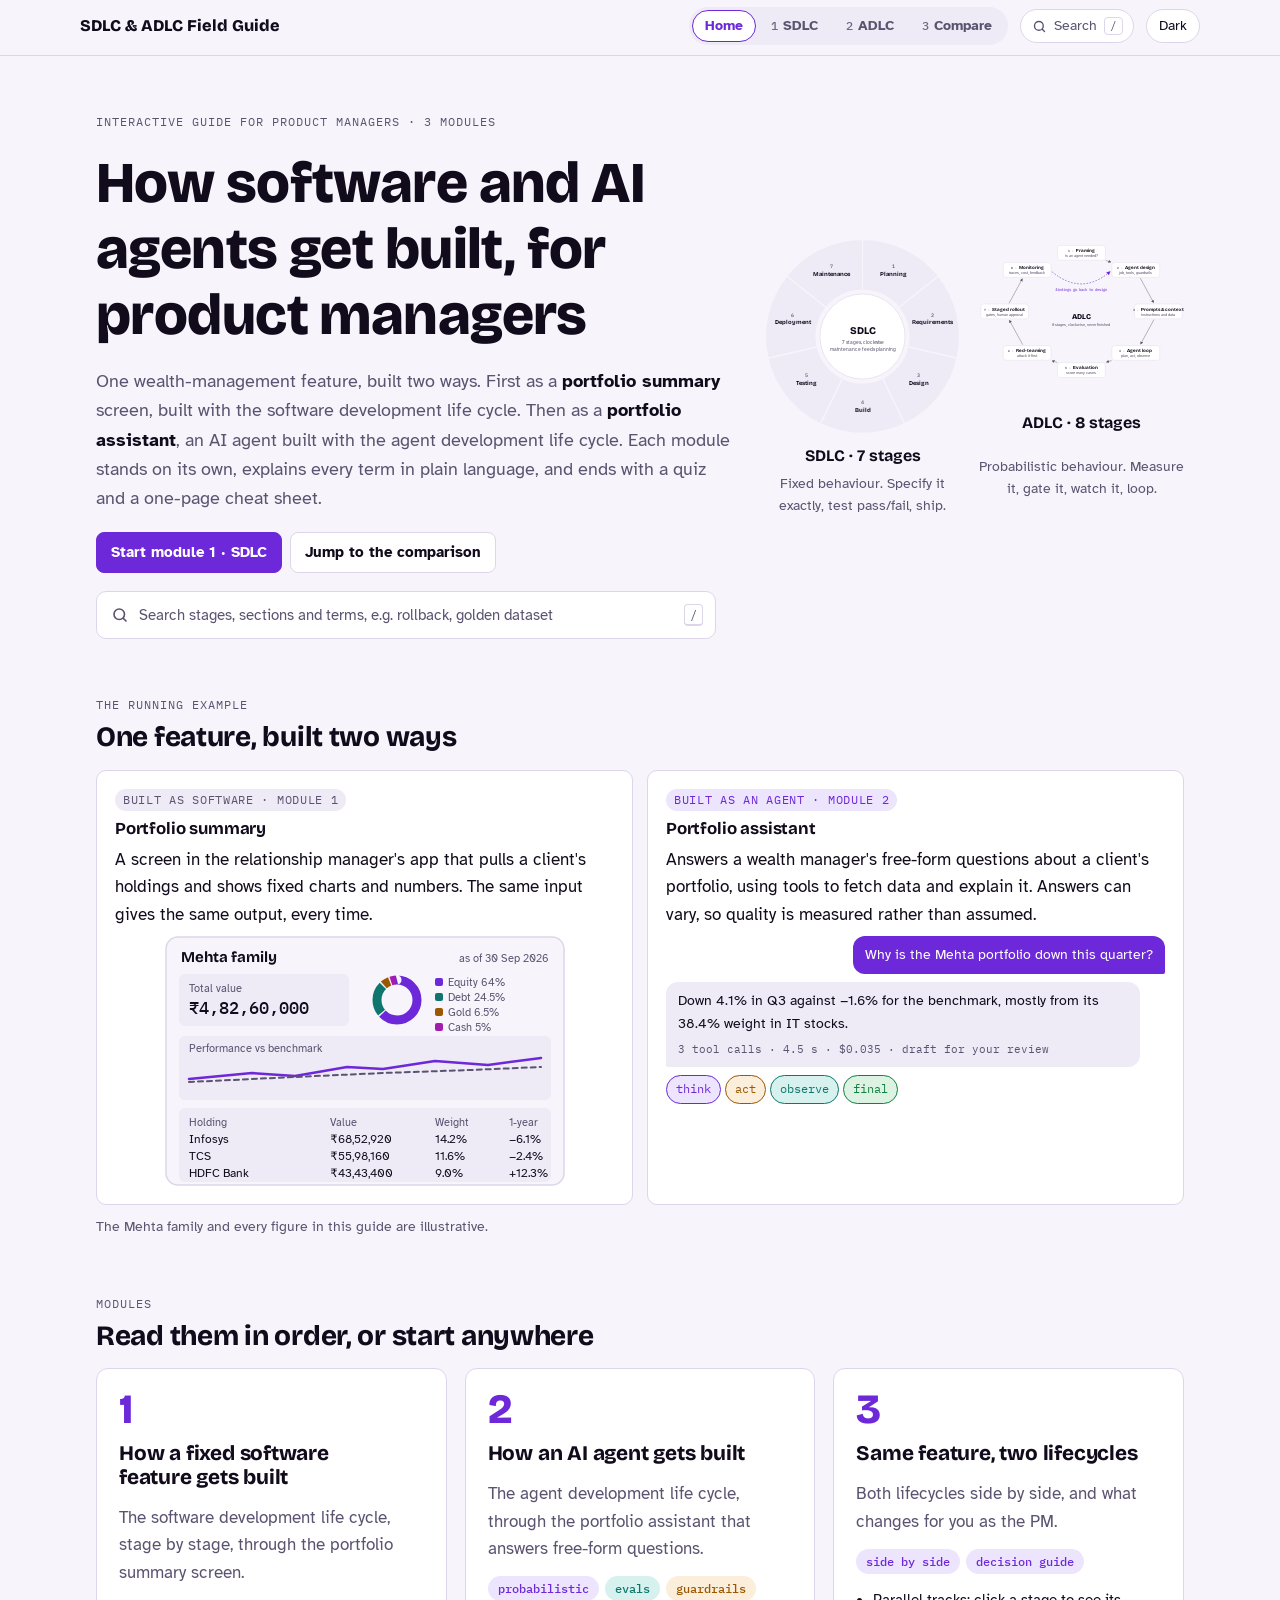
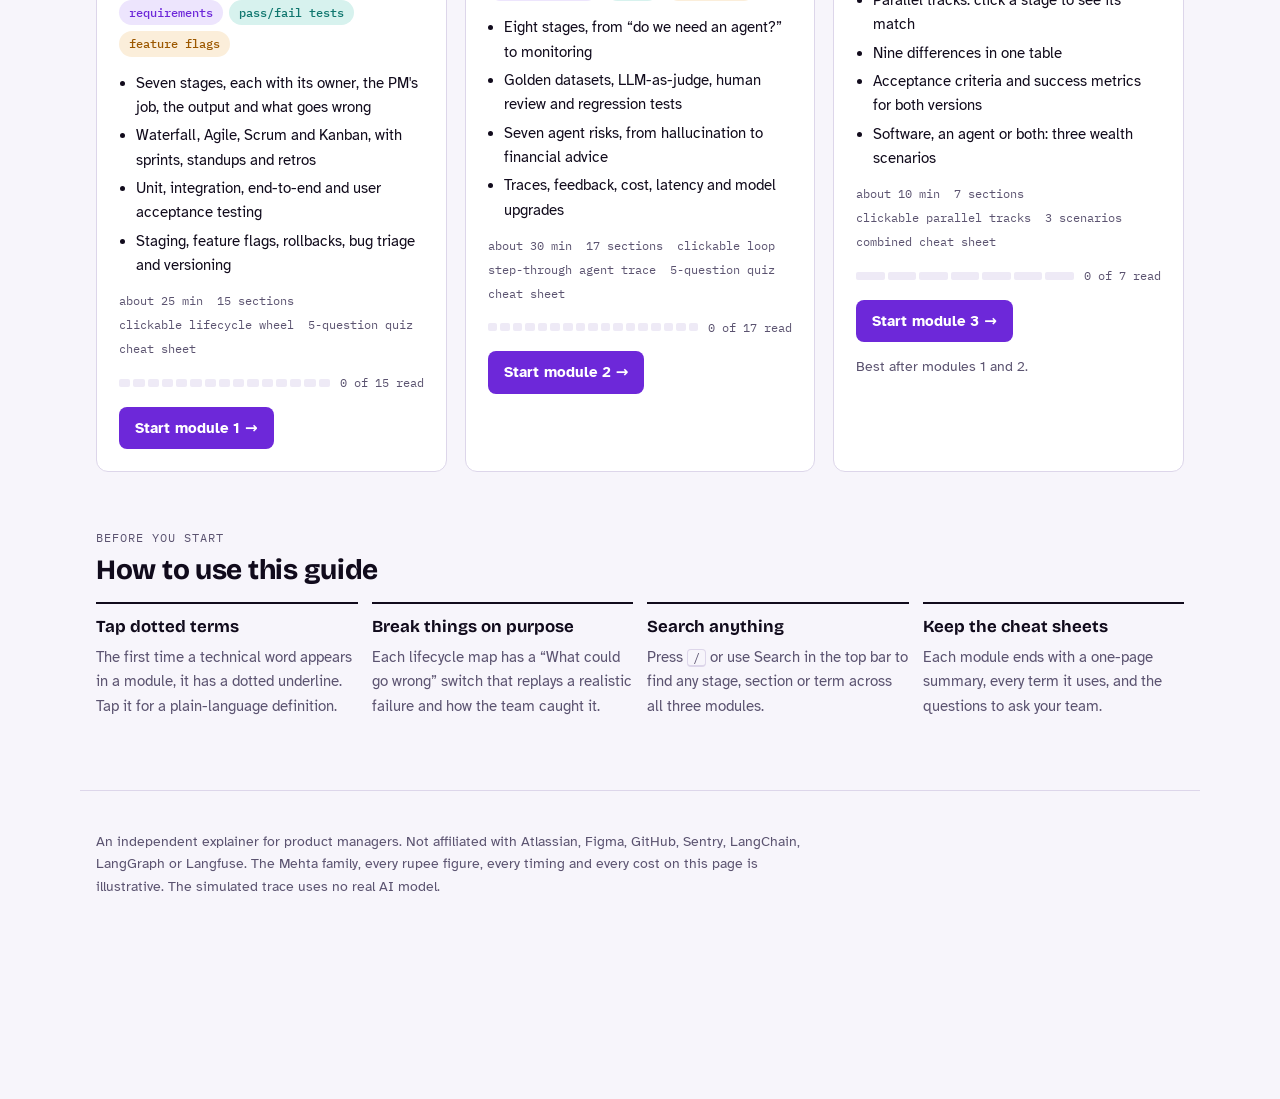
<file: index.html>
<!doctype html>
<meta charset="utf-8">
<title>SDLC &amp; ADLC Field Guide</title>
<meta http-equiv="refresh" content="0; url=sdlc-adlc-guide/">
<link rel="canonical" href="sdlc-adlc-guide/">
<p><a href="sdlc-adlc-guide/">Open the SDLC &amp; ADLC Field Guide</a></p>
</file>
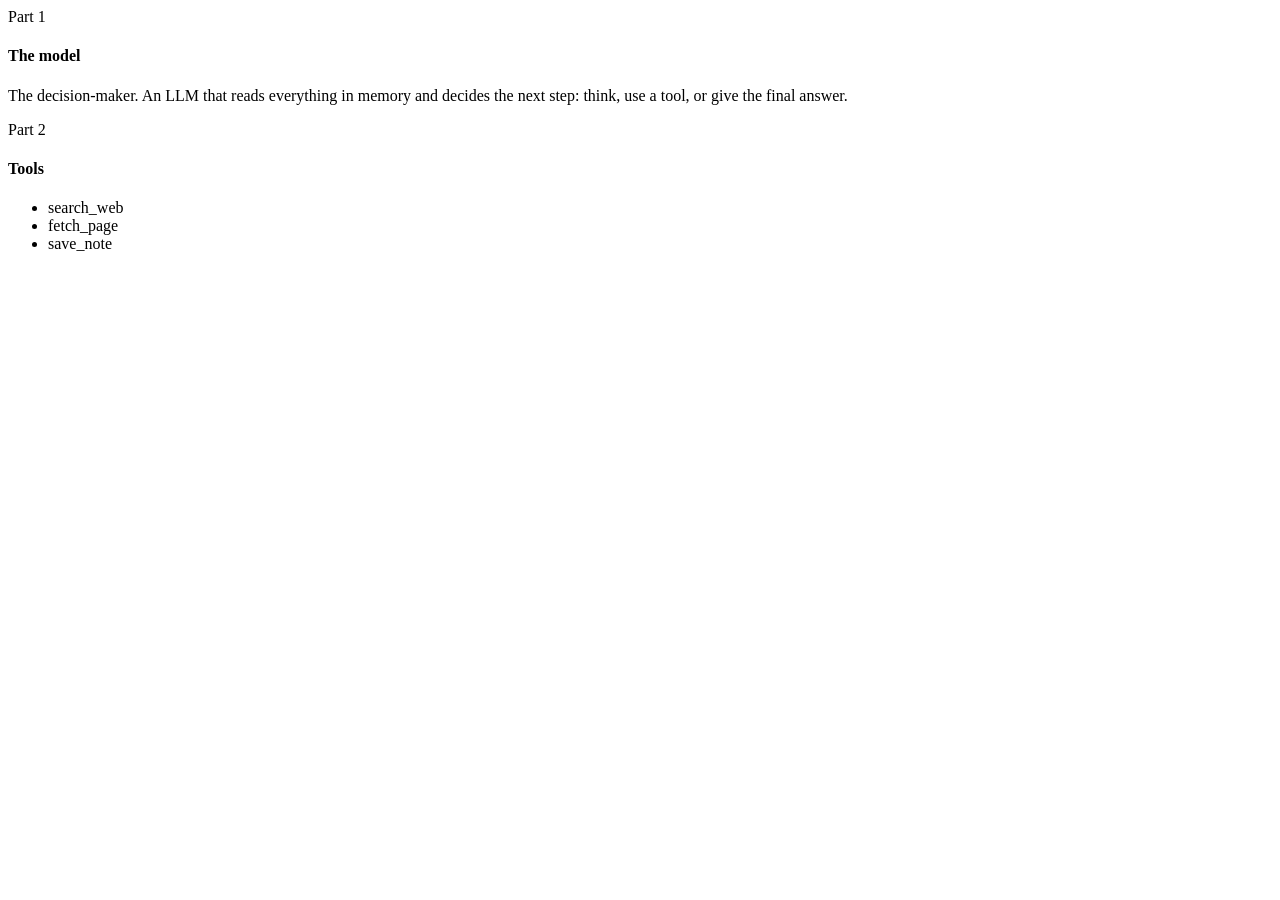
<file: design-system/components/Box/preview.html>
<!-- @dsCard group="Content" height=230 -->
<!doctype html>
<html lang="en">
<head><meta charset="utf-8"><title>Box</title></head>
<body>
<div class="ds-pad"><div class="grid g2"><div class="box"><span class="tag">Part 1</span><h4>The model</h4><p class="small">The decision-maker. An LLM that reads everything in memory and decides the next step: think, use a tool, or give the final answer.</p></div>
<div class="box tint"><span class="tag accent">Part 2</span><h4>Tools</h4><ul class="clean small"><li>search_web</li><li>fetch_page</li><li>save_note</li></ul></div></div></div>
</body>
</html>
</file>
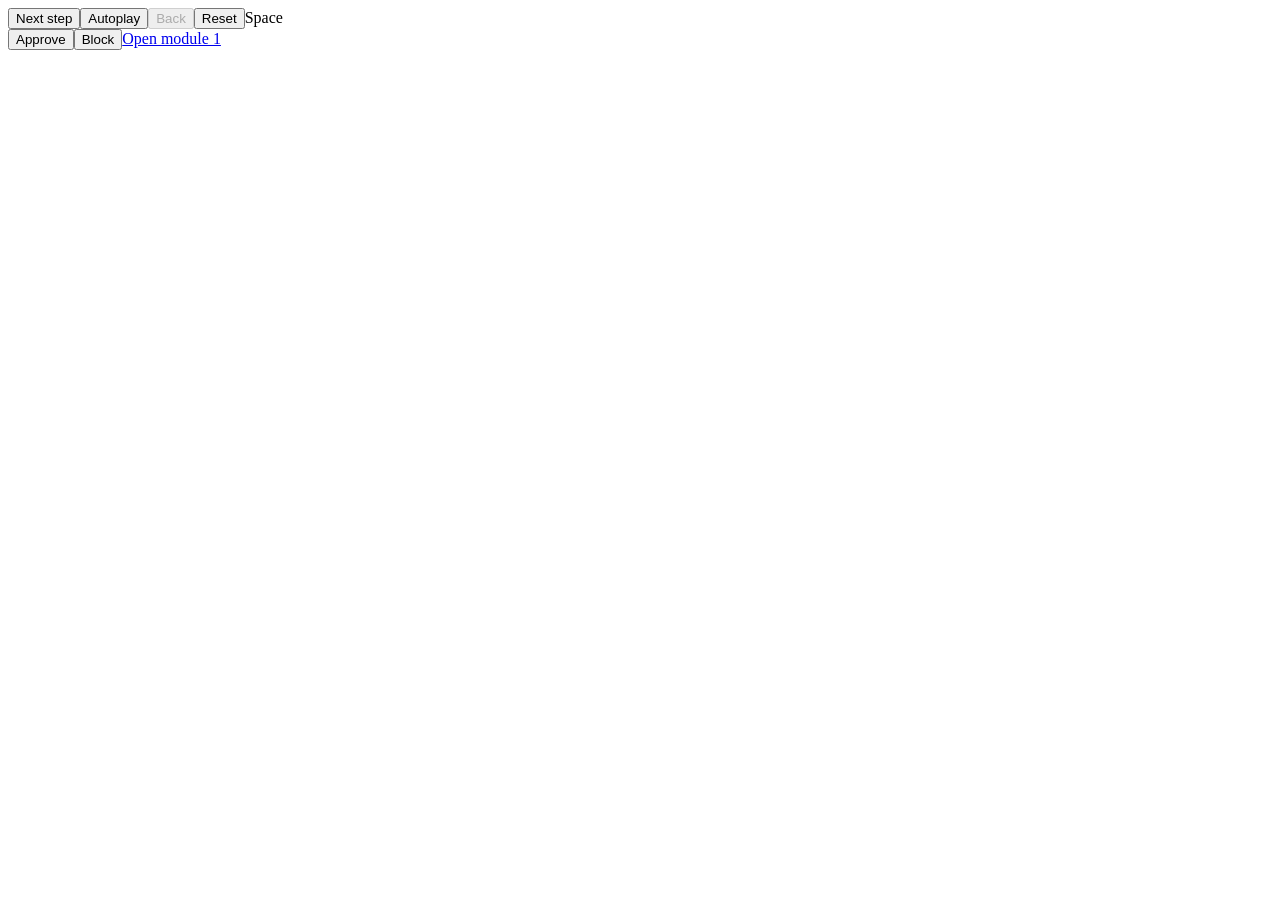
<file: design-system/components/Button/preview.html>
<!-- @dsCard group="Actions" height=120 -->
<!doctype html>
<html lang="en">
<head><meta charset="utf-8"><title>Button</title></head>
<body>
<div class="ds-pad"><div class="ds-row"><button class="btn btn-primary" type="button">Next step</button><button class="btn" type="button">Autoplay</button><button class="btn" type="button" disabled>Back</button><button class="btn" type="button">Reset</button><span class="kbd">Space</span></div>
<div class="ds-row"><button class="btn btn-sm" type="button">Approve</button><button class="btn btn-sm" type="button">Block</button><a class="cta" href="#">Open module 1</a></div></div>
</body>
</html>
</file>
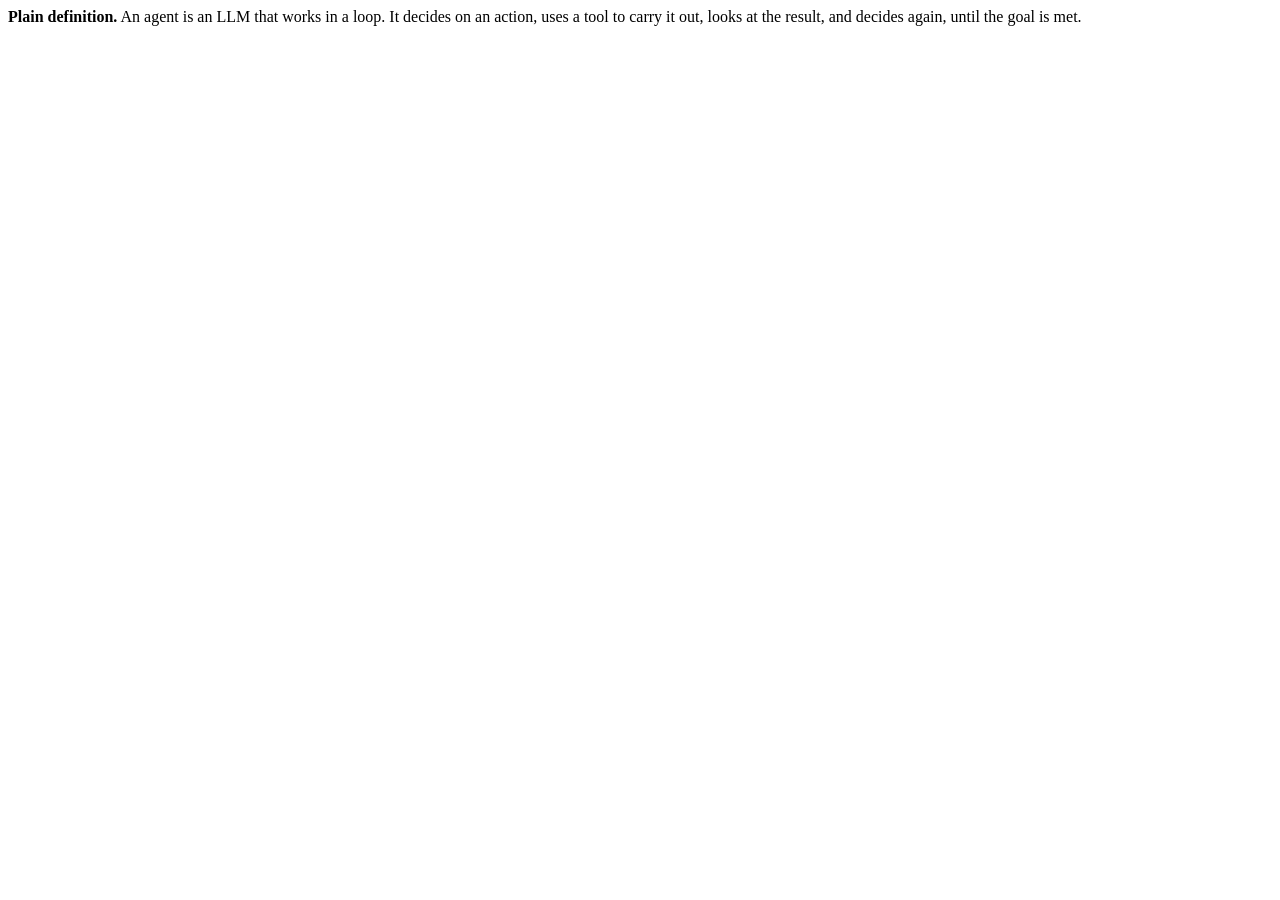
<file: design-system/components/Callout/preview.html>
<!-- @dsCard group="Content" height=110 -->
<!doctype html>
<html lang="en">
<head><meta charset="utf-8"><title>Callout</title></head>
<body>
<div class="ds-pad"><div class="callout"><b>Plain definition.</b> An agent is an LLM that works in a loop. It decides on an action, uses a tool to carry it out, looks at the result, and decides again, until the goal is met.</div></div>
</body>
</html>
</file>
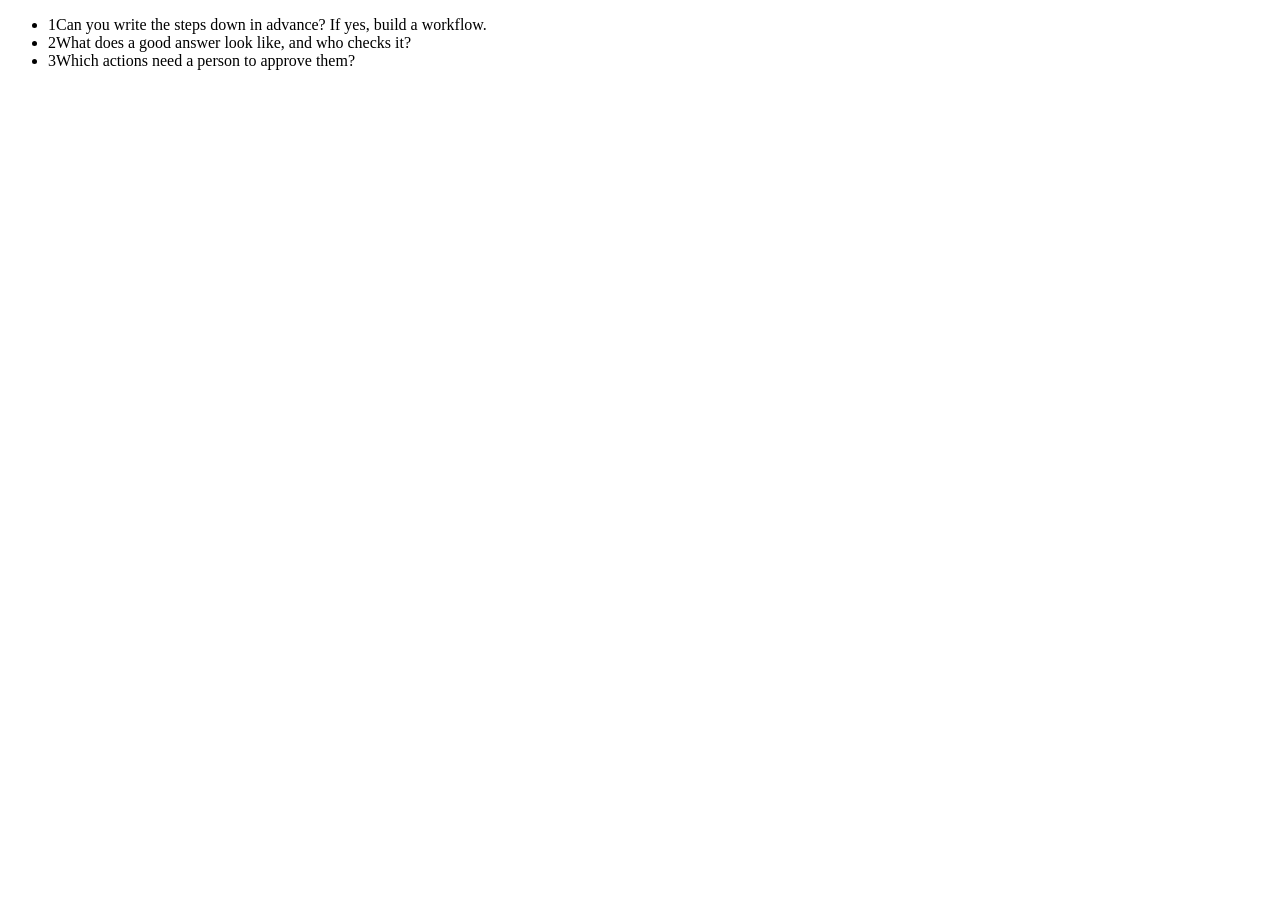
<file: design-system/components/CheckList/preview.html>
<!-- @dsCard group="Content" height=150 -->
<!doctype html>
<html lang="en">
<head><meta charset="utf-8"><title>CheckList</title></head>
<body>
<div class="ds-pad"><ul class="check-list"><li><span class="q">1</span><span>Can you write the steps down in advance? If yes, build a workflow.</span></li><li><span class="q">2</span><span>What does a good answer look like, and who checks it?</span></li><li><span class="q">3</span><span>Which actions need a person to approve them?</span></li></ul></div>
</body>
</html>
</file>
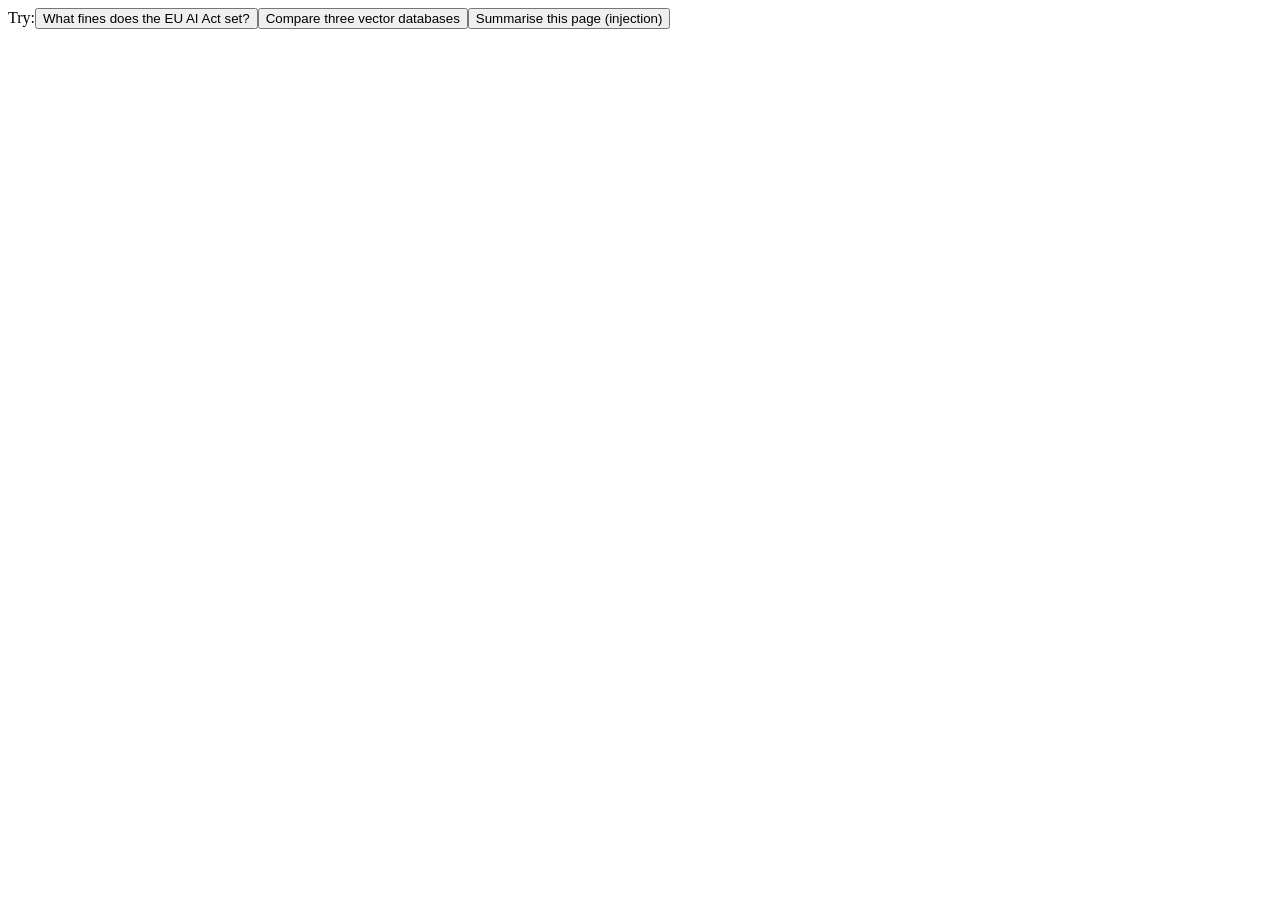
<file: design-system/components/Chip/preview.html>
<!-- @dsCard group="Actions" height=72 -->
<!doctype html>
<html lang="en">
<head><meta charset="utf-8"><title>Chip</title></head>
<body>
<div class="ds-pad"><div class="chips"><span class="lbl">Try:</span><button class="chip" type="button">What fines does the EU AI Act set?</button><button class="chip" type="button">Compare three vector databases</button><button class="chip" type="button">Summarise this page (injection)</button></div></div>
</body>
</html>
</file>
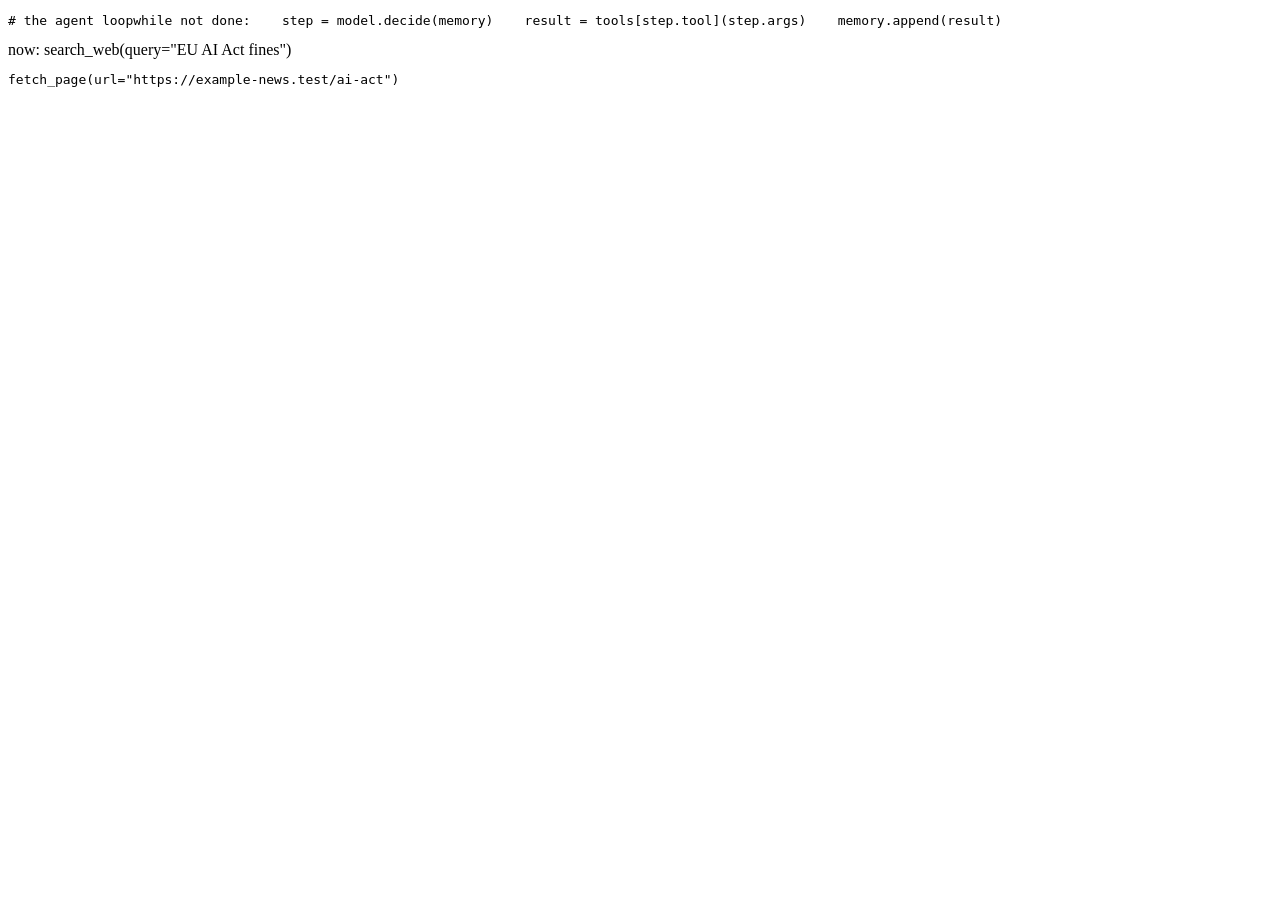
<file: design-system/components/CodeBlock/preview.html>
<!-- @dsCard group="Content" height=210 -->
<!doctype html>
<html lang="en">
<head><meta charset="utf-8"><title>CodeBlock</title></head>
<body>
<div class="ds-pad"><pre class="code"><span class="ln"><span class="c"># the agent loop</span></span><span class="ln"><span class="k">while</span> not done:</span><span class="ln is-on">    step = model.decide(memory)</span><span class="ln">    result = tools[step.tool](step.args)</span><span class="ln">    memory.append(result)</span></pre>
<div class="codenow"><span class="c">now:</span> search_web(query=<span>"EU AI Act fines"</span>)</div>
<pre class="call"><span class="fn">fetch_page</span>(url="https://example-news.test/ai-act")</pre></div>
</body>
</html>
</file>
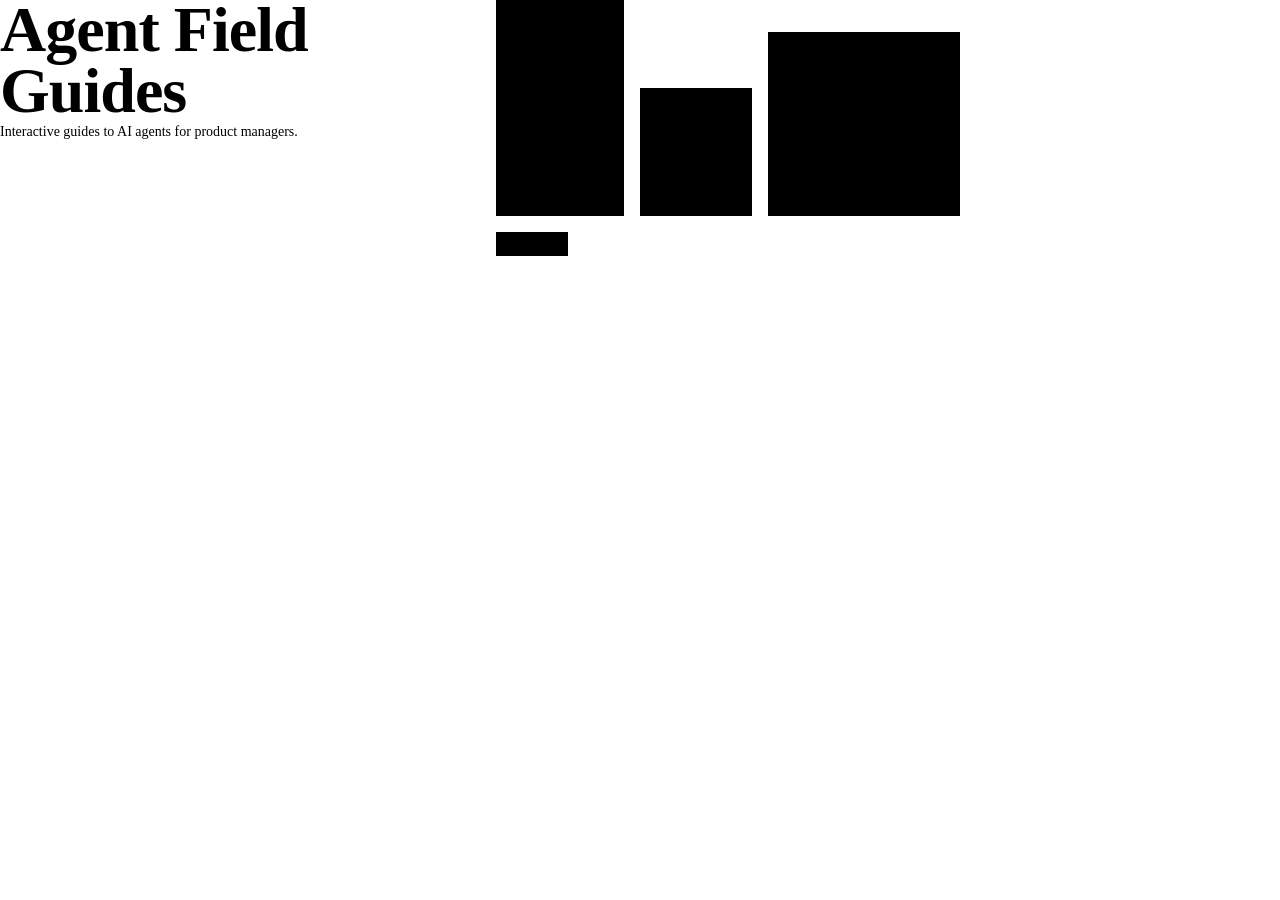
<file: design-system/components/Cover/preview.html>
<!-- @dsCard height=288 -->
<!doctype html>
<html lang="en">
<head>
<meta charset="utf-8">
<title>Agent Field Guides</title>
<style>
  html, body { margin:0; height:100%; }
  body { background:var(--bg); color:var(--ink); font-family:var(--font-body); overflow:hidden; }
  .cover { position:relative; height:288px; overflow:hidden; }
  .art { position:absolute; top:0; left:480px; width:480px; height:288px; overflow:hidden; }
  .art svg { display:block; width:480px; height:288px; }
  .accent { fill:var(--accent); }
  .act { fill:var(--act); }
  .observe { fill:var(--observe); }
  .final { fill:var(--final); }
  .blk { rx:var(--radius-lg); }
  .pill { rx:var(--radius-xs); }
  .done { rx:var(--radius-lg); }
  .cut-accent { fill:var(--accent-soft); }
  .cut-act { fill:var(--act-soft); }
  .cut-observe { fill:var(--observe-soft); }
  .words { position:absolute; left:var(--space-24); bottom:var(--space-24); max-width:440px; }
  .name { margin:0; font-family:var(--font-display); font-size:64px; line-height:.95; font-weight:800; letter-spacing:-.015em; color:var(--ink); white-space:nowrap; }
  .tag { margin:var(--space-12) 0 0 2px; font-size:14px; line-height:20px; color:var(--muted); }
</style>
</head>
<body>
<div class="cover">
<div class="art" aria-hidden="true">
<svg viewBox="0 0 480 288" width="480" height="288">
<!--
  blocks      accent 128x232 bled off the top (the brand hue, largest) · act 112x128 · observe 208x184 bled off the right · final 72x24 pill once (it only ever means the answer) - the loop, left to right, about 30% of 960x288
  arrangement three slabs in loop order (think/accent, act, observe) with bottoms on one line space-56+16 above the edge, space-16 gutters, the final pill under the first slab
  pattern     pills, from the event log and phase pills: 8px log lines cut into each slab in its own -soft tint at a space-16 pitch, like a run log coloured by phase
  scales      gutters space-16; row pitch space-16; slab corners radius-lg; log-line rx radius-xs (half of 8); final pill rx radius-lg (half of 24)
-->
<rect class="accent blk" x="16" y="-16" width="128" height="232" rx="12"/>
<rect class="act blk" x="160" y="88" width="112" height="128" rx="12"/>
<rect class="observe blk" x="288" y="32" width="208" height="184" rx="12"/>
<rect class="final done" x="16" y="232" width="72" height="24" rx="12"/>
<rect class="pill cut-accent" x="32" y="136" width="64" height="8" rx="4"/>
<rect class="pill cut-accent" x="32" y="152" width="40" height="8" rx="4"/>
<rect class="pill cut-accent" x="80" y="152" width="32" height="8" rx="4"/>
<rect class="pill cut-accent" x="32" y="168" width="48" height="8" rx="4"/>
<rect class="pill cut-accent" x="32" y="184" width="72" height="8" rx="4"/>
<rect class="pill cut-act" x="176" y="152" width="56" height="8" rx="4"/>
<rect class="pill cut-act" x="176" y="168" width="32" height="8" rx="4"/>
<rect class="pill cut-act" x="216" y="168" width="40" height="8" rx="4"/>
<rect class="pill cut-act" x="176" y="184" width="48" height="8" rx="4"/>
<rect class="pill cut-observe" x="304" y="56" width="64" height="8" rx="4"/>
<rect class="pill cut-observe" x="376" y="56" width="48" height="8" rx="4"/>
<rect class="pill cut-observe" x="304" y="72" width="96" height="8" rx="4"/>
<rect class="pill cut-observe" x="304" y="88" width="40" height="8" rx="4"/>
<rect class="pill cut-observe" x="352" y="88" width="72" height="8" rx="4"/>
<rect class="pill cut-observe" x="304" y="104" width="56" height="8" rx="4"/>
<rect class="pill cut-observe" x="304" y="120" width="88" height="8" rx="4"/>
<rect class="pill cut-observe" x="400" y="120" width="32" height="8" rx="4"/>
<rect class="pill cut-observe" x="304" y="136" width="72" height="8" rx="4"/>
<rect class="pill cut-observe" x="304" y="152" width="48" height="8" rx="4"/>
<rect class="pill cut-observe" x="360" y="152" width="56" height="8" rx="4"/>
<rect class="pill cut-observe" x="304" y="168" width="104" height="8" rx="4"/>
<rect class="pill cut-observe" x="304" y="184" width="64" height="8" rx="4"/>
</svg>
</div>
<div class="words">
<h1 class="name">Agent Field<br>Guides</h1>
<p class="tag">Interactive guides to AI agents for product managers.</p>
</div>
</div>
</body>
</html>
</file>
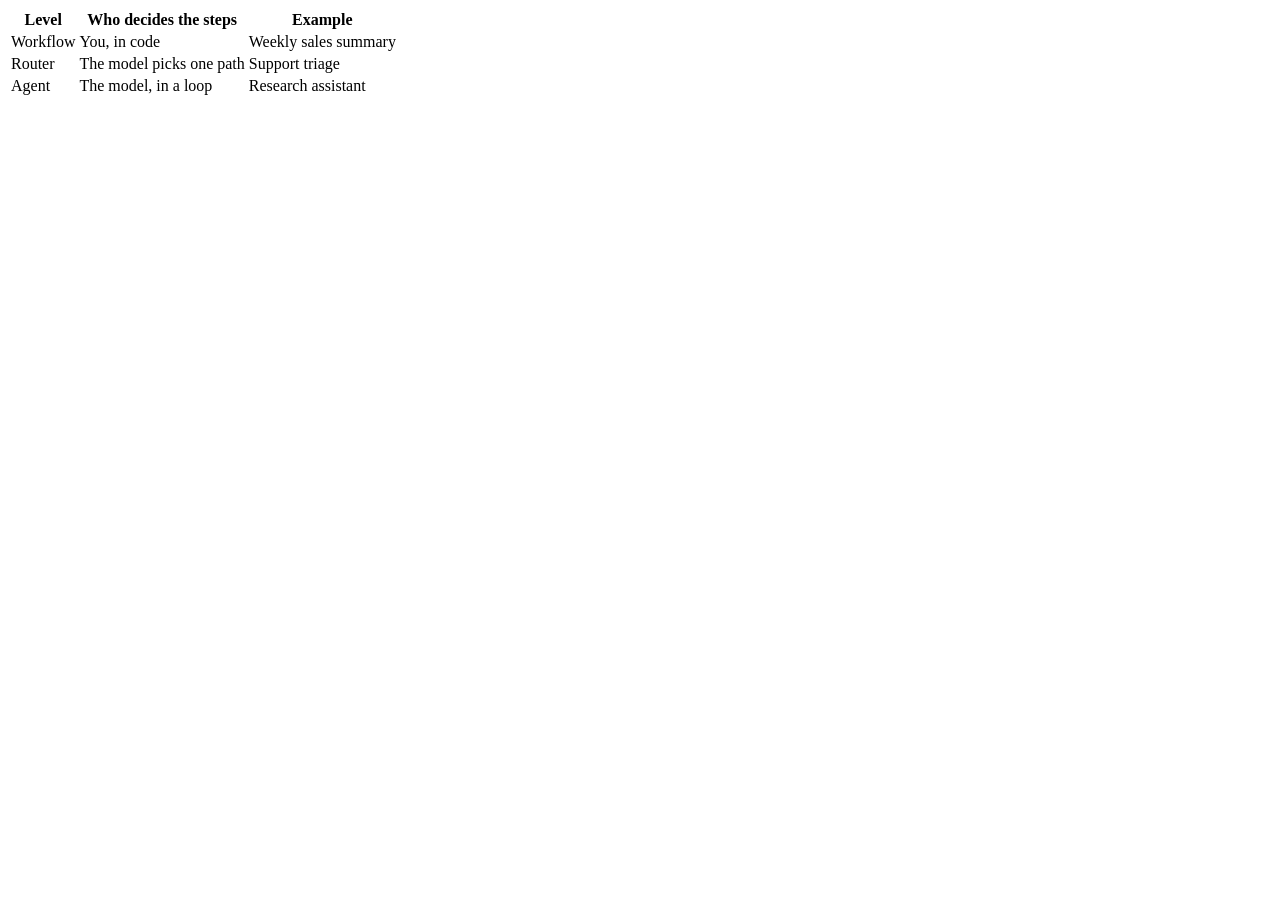
<file: design-system/components/DataTable/preview.html>
<!-- @dsCard group="Content" height=210 -->
<!doctype html>
<html lang="en">
<head><meta charset="utf-8"><title>DataTable</title></head>
<body>
<div class="ds-pad"><div class="tablewrap"><table><thead><tr><th>Level</th><th>Who decides the steps</th><th>Example</th></tr></thead><tbody><tr><td>Workflow</td><td>You, in code</td><td>Weekly sales summary</td></tr><tr><td>Router</td><td>The model picks one path</td><td>Support triage</td></tr><tr><td>Agent</td><td class="yes">The model, in a loop</td><td>Research assistant</td></tr></tbody></table></div></div>
</body>
</html>
</file>
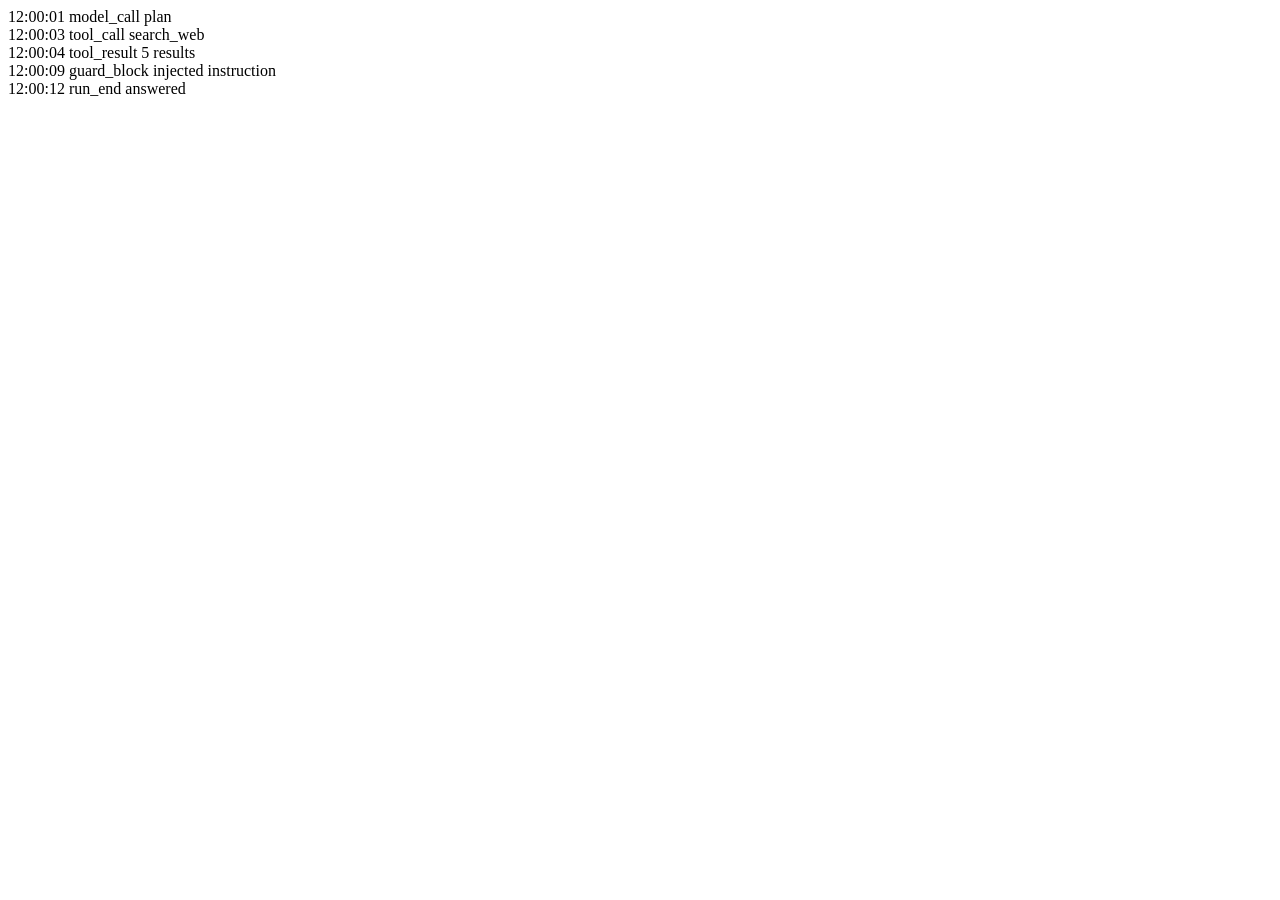
<file: design-system/components/EventLog/preview.html>
<!-- @dsCard group="Demo" height=150 -->
<!doctype html>
<html lang="en">
<head><meta charset="utf-8"><title>EventLog</title></head>
<body>
<div class="ds-pad"><div class="log" style="border-radius:var(--radius)"><div><span class="t">12:00:01</span> <span class="ev e-model">model_call</span> plan</div><div><span class="t">12:00:03</span> <span class="ev e-tool">tool_call</span> search_web</div><div><span class="t">12:00:04</span> <span class="ev e-res">tool_result</span> 5 results</div><div><span class="t">12:00:09</span> <span class="ev e-bad">guard_block</span> injected instruction</div><div><span class="t">12:00:12</span> <span class="ev e-run">run_end</span> answered</div></div></div>
</body>
</html>
</file>
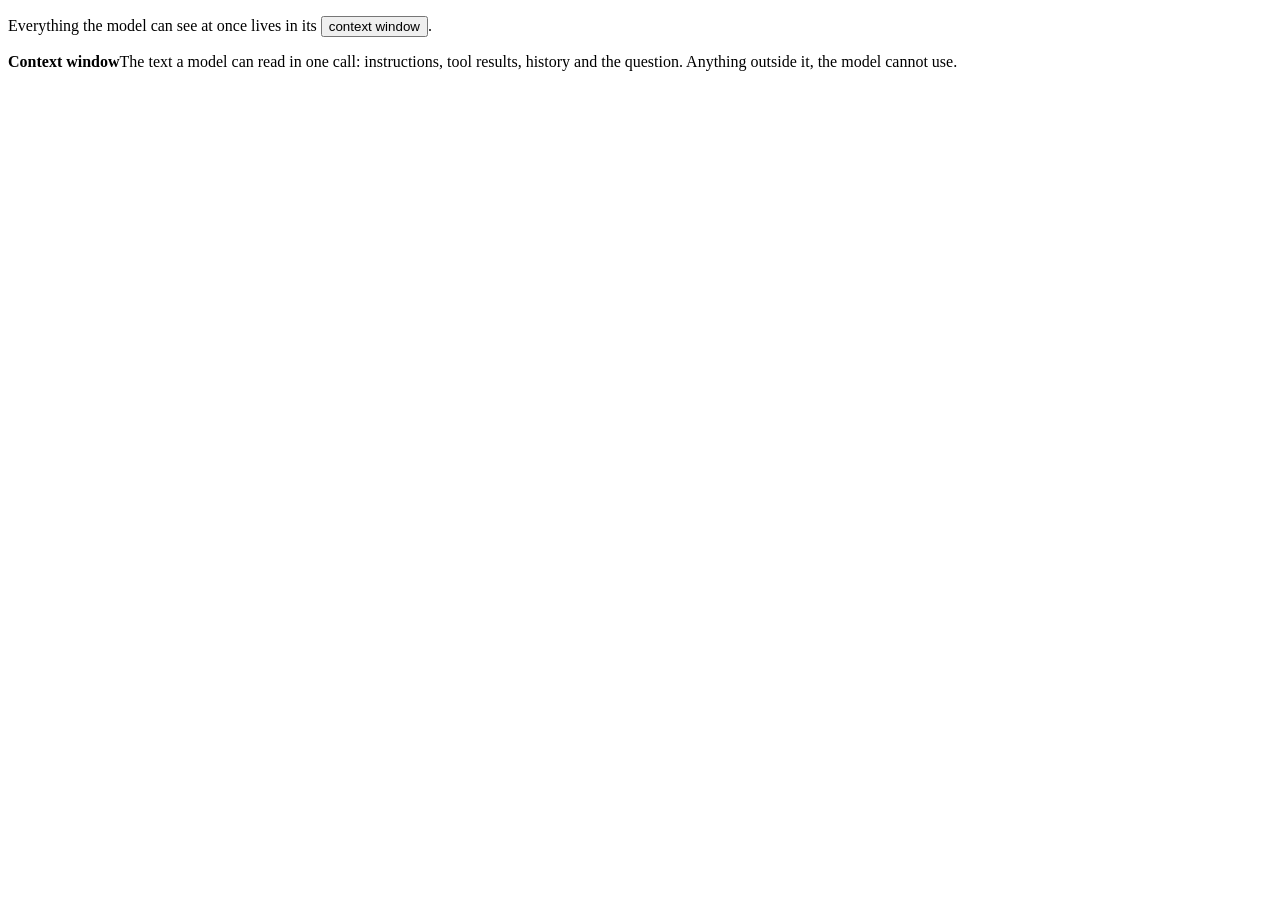
<file: design-system/components/GlossaryTerm/preview.html>
<!-- @dsCard group="Content" height=170 -->
<!doctype html>
<html lang="en">
<head><meta charset="utf-8"><title>GlossaryTerm</title></head>
<body>
<div class="ds-pad"><p>Everything the model can see at once lives in its <button class="term" type="button" aria-expanded="true">context window</button>.</p>
<div class="term-pop" role="dialog"><strong>Context window</strong><span>The text a model can read in one call: instructions, tool results, history and the question. Anything outside it, the model cannot use.</span></div></div>
</body>
</html>
</file>
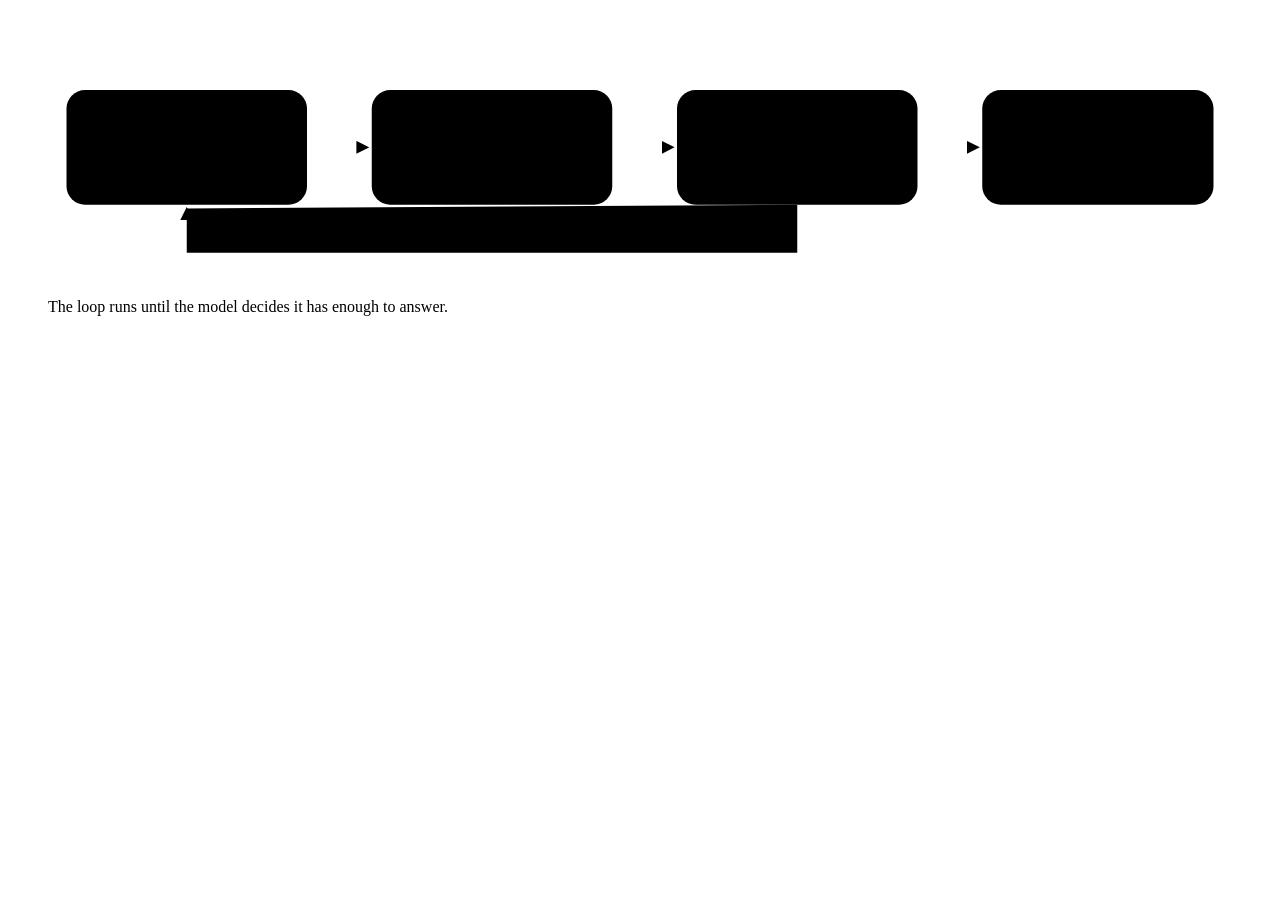
<file: design-system/components/LoopDiagram/preview.html>
<!-- @dsCard group="Demo" height=260 -->
<!doctype html>
<html lang="en">
<head><meta charset="utf-8"><title>LoopDiagram</title></head>
<body>
<div class="ds-pad"><figure><div class="diagram"><svg viewBox="0 0 640 150" role="img" aria-label="The agent loop"><defs><marker id="ah" viewBox="0 0 10 10" refX="9" refY="5" markerWidth="7" markerHeight="7" orient="auto"><path class="arrowhead" d="M0 0L10 5L0 10z"/></marker></defs>
<g class="node plan"><rect x="10" y="40" width="130" height="62" rx="10"/><text class="ttl" x="75" y="68" text-anchor="middle">Think</text><text class="sub" x="75" y="88" text-anchor="middle">model decides</text></g>
<g class="node act is-on"><rect x="175" y="40" width="130" height="62" rx="10"/><text class="ttl" x="240" y="68" text-anchor="middle">Act</text><text class="sub" x="240" y="88" text-anchor="middle">call a tool</text></g>
<g class="node observe"><rect x="340" y="40" width="130" height="62" rx="10"/><text class="ttl" x="405" y="68" text-anchor="middle">Observe</text><text class="sub" x="405" y="88" text-anchor="middle">read the result</text></g>
<g class="node finish"><rect x="505" y="40" width="125" height="62" rx="10"/><text class="ttl" x="567" y="68" text-anchor="middle">Finish</text><text class="sub" x="567" y="88" text-anchor="middle">final answer</text></g>
<path class="edge" d="M140 71H173" marker-end="url(#ah)"/><path class="edge" d="M305 71H338" marker-end="url(#ah)"/><path class="edge" d="M470 71H503" marker-end="url(#ah)"/>
<path class="edge" d="M405 102V128H75V104" marker-end="url(#ah)"/><text class="lbl" x="240" y="122" text-anchor="middle">not done yet: decide again</text></svg></div><figcaption>The loop runs until the model decides it has enough to answer.</figcaption></figure></div>
</body>
</html>
</file>
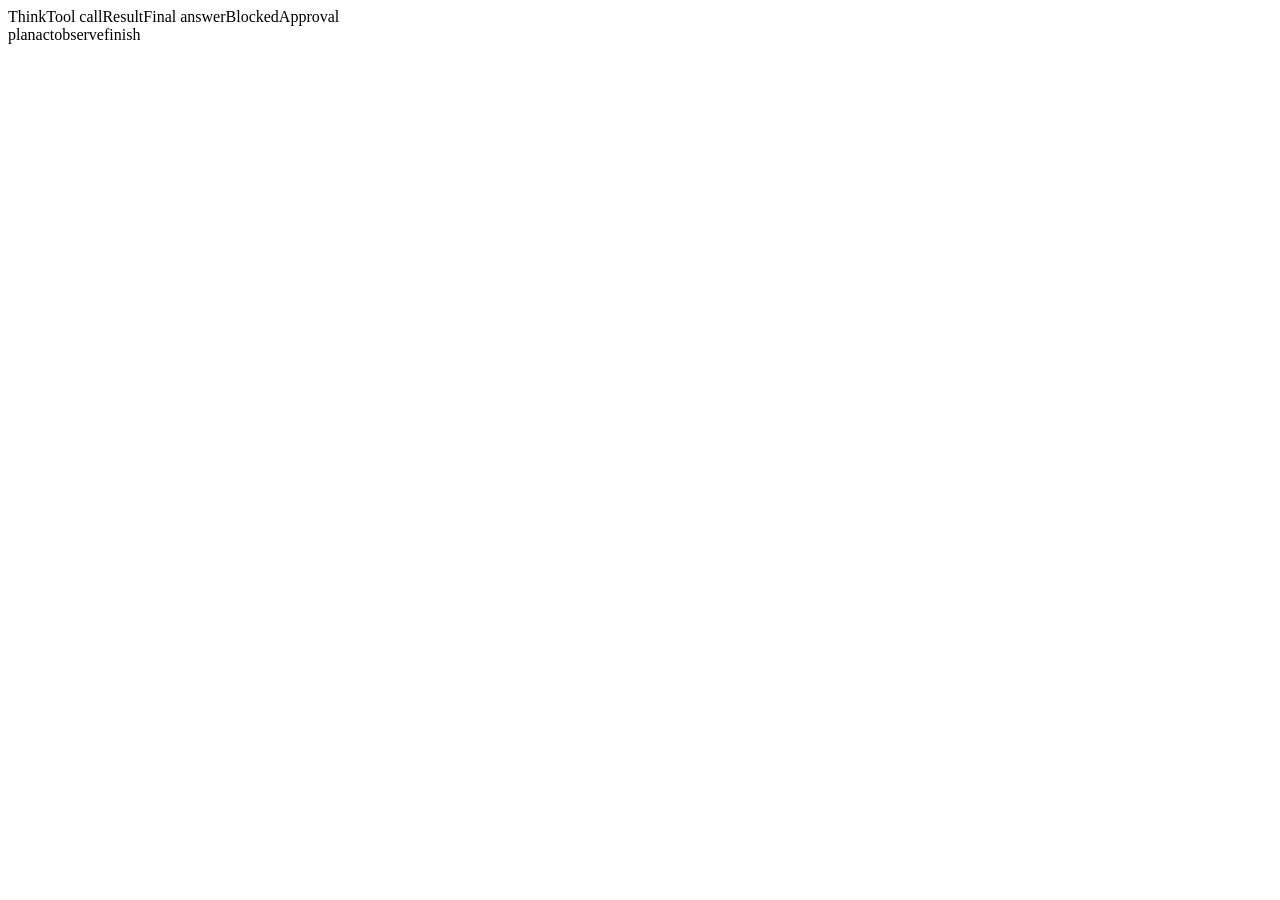
<file: design-system/components/LoopPhase/preview.html>
<!-- @dsCard group="Labels" height=120 -->
<!doctype html>
<html lang="en">
<head><meta charset="utf-8"><title>LoopPhase</title></head>
<body>
<div class="ds-pad"><div class="ds-row"><span class="kind k-think">Think</span><span class="kind k-call">Tool call</span><span class="kind k-res">Result</span><span class="kind k-final">Final answer</span><span class="kind k-bad">Blocked</span><span class="kind k-human">Approval</span></div>
<div class="phases"><span class="phase plan">plan</span><span class="phase act is-on">act</span><span class="phase observe">observe</span><span class="phase finish">finish</span></div></div>
</body>
</html>
</file>
